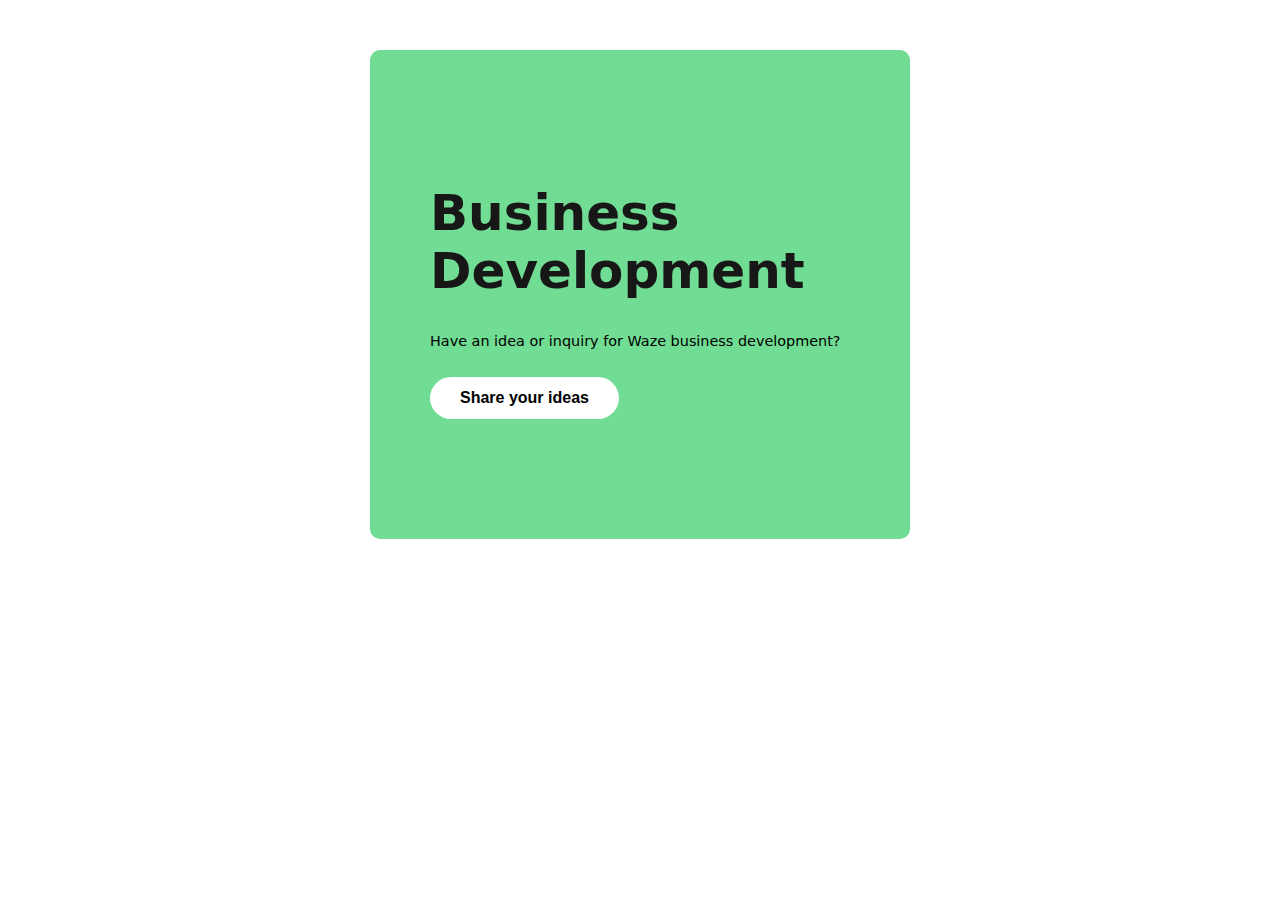
<file: 1.Business_Development/index.html>
<!DOCTYPE html>
<html lang="en">
<head>
    <meta charset="UTF-8">
    <meta name="viewport" content="width=device-width, initial-scale=1.0">
    <title>Document</title>
    <link rel="stylesheet" href="style.css">
</head>
<body>
    <div class="bg">
        <h1>
            Business <br> Development
        </h1>
        <p class="content">
            Have an idea or inquiry for Waze business development?
        </p>
        <button class="share-btn">
            Share your ideas
        </button>
    </div>
</body>
</html>
</file>
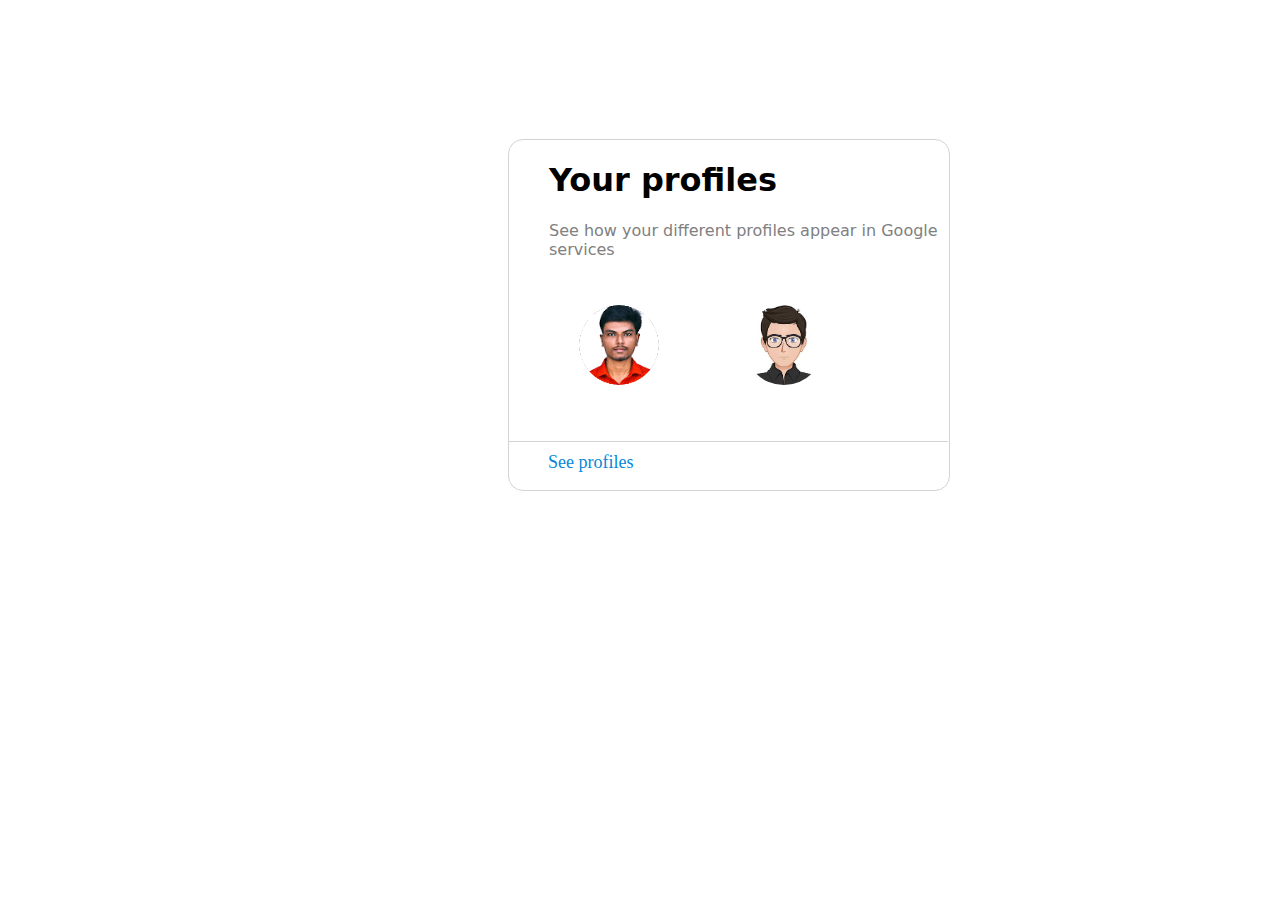
<file: 2.Google_profile/index.html>
<!DOCTYPE html> 
<html lang="en"> 
<head> 
    <meta charset="UTF-8"> 
    <meta name="viewport" content="width=device-width, initial
        scale=1.0"> 
    <title>Document</title> 
    <link rel="stylesheet" href="style.css"> 
</head> 
<body> 
    <div class="card"> 
    <div class="box"> 
    <h1>Your profiles</h1>
    <p>
        See how your different profiles appear in Google 
services</p> 
            <img src="img1.gif" alt="" id="img1"> 
            <img src="img2.jpeg" alt="" id="img2"> 
        </div> 
        <footer> 
            <h2>See profiles</h2> 
        </footer> 
    </div> 
 
</body> 
 
</html>
</file>
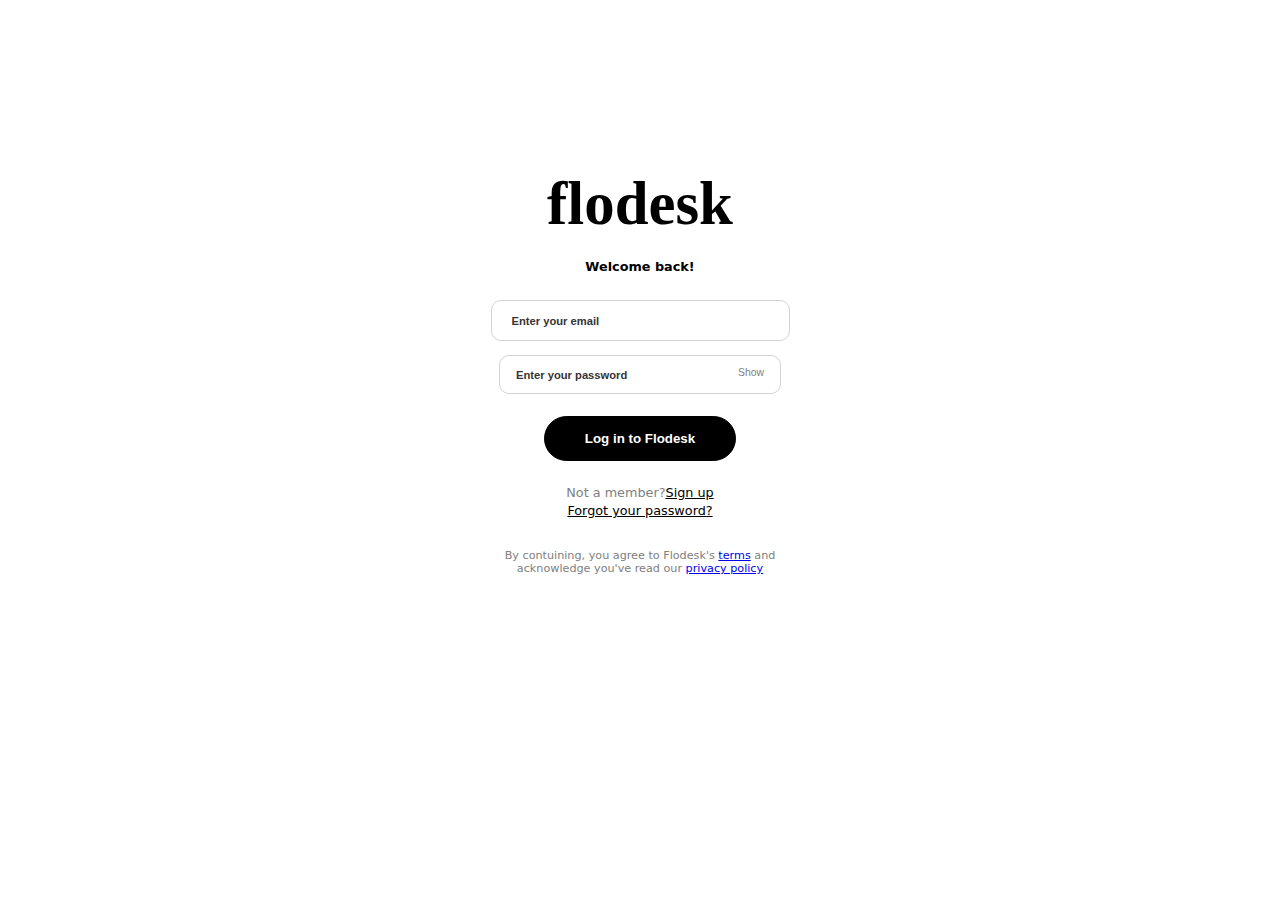
<file: 4.Login_Form/index.html>
<!DOCTYPE html> 
<html lang="en"> 
<head> 
    <meta charset="UTF-8"> 
    <meta name="viewport" content="width=device-width, initial-scale=1.0"> 
    <title>Assignment1.4</title> 
    <link rel="stylesheet" href="style.css">
</head> 
<body> 
        <div class="box"> 
        <h1 class="p1">flodesk</h1> 
        <p class="p2">Welcome back!</p> 
        <input type="text" class="inp1" placeholder="Enter your email"> 
        <div class="pass"> 
            <input type="password" class="inp" placeholder="Enter your password" 
            style="border: none;">
            <button class="btn1"
            style="border: none; 
        background: none;">Show
        </button> 
        </div> 
        <button class="btn2">Log in to Flodesk</button> 
        <p class="p3">Not a member?<a href="#" class="a1">Sign up</a></p> 
        <a href="#" class="a1">Forgot your password?</a> 
        <p class="p4">By contuining, you agree to Flodesk's <a 
href="#">terms</a> and acknowledge you've read our <a href="#">privacy 
policy</a></p> 
    </div> 
</body> 
</html>
</file>
<file: 1.Business_Development/style.css>
.bg{
      margin: 50px auto; 
    padding: 100px 60px; 
    padding-bottom: 120px; 
    width: 420px; 
    background-color:rgba(0, 192, 61, 0.558); 
    border-radius: 10px; 
    font-family:system-ui, -apple-system, BlinkMacSystemFont, 'Segoe UI', 
Roboto, Oxygen, Ubuntu, Cantarell, 'Open Sans', 'Helvetica Neue', sans-serif; 
    color: black; 
}

.content{
  font-size: 0.9rem; 
    font-weight: 500; 
}

h1{
    color: rgb(24, 23, 23);
    font-family: system-ui, -apple-system, BlinkMacSystemFont, 'Segoe UI', Roboto, Oxygen, Ubuntu, Cantarell, 'Open Sans', 'Helvetica Neue', sans-serif;
    font-weight: bold;
    font-size: 50px;
}

.share-btn{
  box-sizing: border-box; 
    border:none; 
    padding: 12px 30px; 
    border-radius: 120px; 
    background-color: white; 
    color: black; 
    font-weight: bold; 
    font-size: medium; 
    margin-top: 14px; 
}
</file>
<file: 2.Google_profile/style.css>
.card{ 
    margin-left: 500px; 
    margin-top: 11%; 
 
} 
.box { 
    border: 1px solid lightgray; 
    background-color: white; 
    width: 400px; 
    height: 350px; 
    border-radius: 15px; 
    color: black; 
    font-family: system-ui, -apple-system, BlinkMacSystemFont, 
'Segoe UI', Roboto, Oxygen, Ubuntu, Cantarell, 'Open Sans', 
'Helvetica Neue', sans-serif; 
    padding-left: 40px; 
} 
 
h2 { 
    border-top: 1px solid lightgrey; 
    color: rgb(7, 136, 217); 
    width: 400px; 
    font-weight: 500; 
    font-size: large; 
    margin-bottom: 25px; 
    margin-top: -50px; 
    padding-left: 40px; 
    padding-top: 10px; 
}

p { 
    color: gray; 
    font-family: system-ui, -apple-system, BlinkMacSystemFont, 
'Segoe UI', Roboto, Oxygen, Ubuntu, Cantarell, 'Open Sans', 
'Helvetica Neue', sans-serif; 
} 
 
#img1 { 
    margin-top: 30px; 
    margin-left: 30px; 
    border-radius: 50%; 
    width: 80px; 
} 
 
#img2 { 
    margin-left: 80px; 
    border-radius: 50%; 
    width: 80px; 
}
</file>
<file: 4.Login_Form/style.css>
.box{ 
    border:1px solid transparent; 
    margin: 160px auto; 
    width: 350px; 
    font-family: system-ui, -apple-system, BlinkMacSystemFont, 'Segoe UI', 
Roboto, Oxygen, Ubuntu, Cantarell, 'Open Sans', 'Helvetica Neue', sans-serif; 
    text-align: center; 
 
} 
.p1{ 
    margin: 8px; 
    text-align: center; 
    font-family:cursive ; 
    font-size: 3.8rem; 
} 
.p2{ 
    text-align: center; 
    font-size: .8rem; 
    font-weight: 600; 
    margin: 20px; 
} 
 
.inp1{ 
    margin: 6px auto; 
    border: 1px solid lightgray; 
    padding: 12px 20px;
 padding-right: 100px; 
    border-radius: 10px; 
     
} 
.inp1::placeholder{ 
    color: rgb(54, 52, 52); 
    font-weight: 550; 
    font-size: 0.7rem; 
} 
.pass{ 
    border: 1px solid lightgray; 
    margin: 8px; 
    margin-left: 34px; 
    margin-right: 34px; 
    padding: 10px; 
    padding-left: 14px; 
    border-radius: 10px; 
    overflow: hidden; 
} 
 
.btn1{ 
    float: right; 
} 
 
.inp{ 
    float: left; 
} 
.inp::placeholder{ 
    color: rgb(54, 52, 52); 
    font-weight: 550; 
    font-size: 0.7rem; 
} 
.btn1{ 
    font-size: 0.65rem; 
    color:gray 
} 
 
.btn2{ 
    border:1px solid black; 
    margin:14px; 
    padding:14px 40px; 
    border-radius: 60px; 
    background: #000; 
    color: white; 
    font-weight: 600; 
} 

.p3{ 
    margin:0px; 
margin-top: 10px; 
color:gray; 
font-size: 0.8rem; 
} 

.a1{ 
color: black; 
font-size: .8rem; 
font-weight: 500; 
}
 
.p4{ 
color:gray; 
font-size: 0.7rem; 
margin-top: 30px; 
padding: 0px 20px; 

}
</file>
